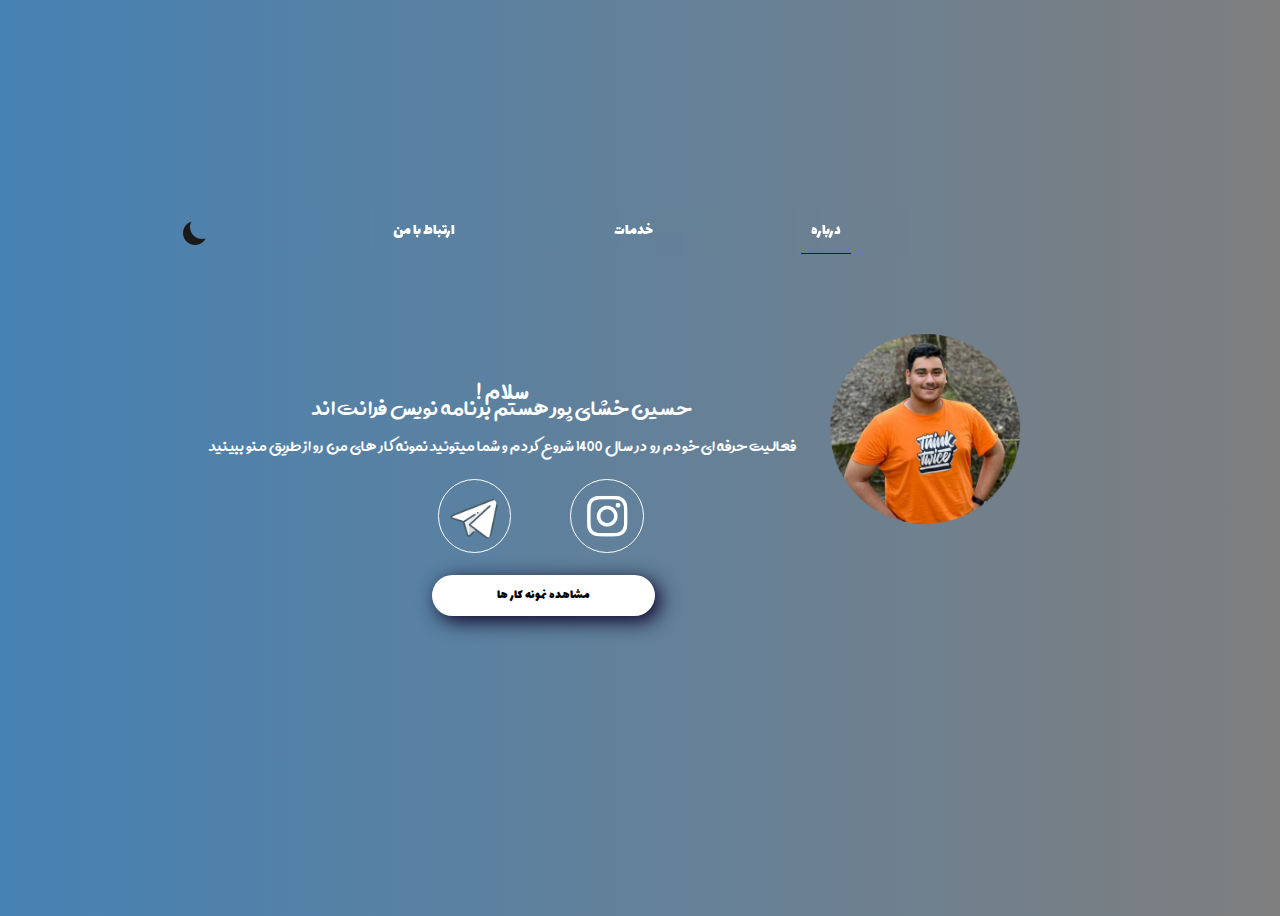
<file: index.html>
<!DOCTYPE html>
<html lang="en">

<head>
    <meta charset="UTF-8">
    <link rel="shortcut icon" href="hhh.png" type="image/x-icon">
    <link rel="stylesheet" href="style.css">
    <meta name="viewport" content="width=device-width, initial-scale=1.0">
    <!-- <meta http-equiv="X-UA-Compatible" content="IE=7"> -->
    <title>HosseinKhashaypour</title>
</head>

<body class="dark-theme">
    <div id="error">
        <p>اینترنت شما قطع شده است اتصال خود را چک کنید</p>
    </div>
    <div id="flase-error">
        <p>اتصال شما با موفقیت برقرار شد</p>
    </div>
    <header>
        <section id="top">
            <div id="myNav" class="overlay">
                <a href="javascript:void(0)" class="closebtn" onclick="closeNav()">&times;</a>
                <div class="overlay-content">
                    <a href="index.html">درباره</a>
                    <a href="services.html">خدمات</a>
                    <a href="#">ارتباط با من</a>
                    <!-- <a href="#">Contact</a> -->
                </div>
            </div>
            <span style="font-size:30px;cursor:pointer" onclick="openNav()">&#9776</span>
            <div id="theme">
                <img src="light-mode.png" alt="light-mode" class="light-icon">
            </div>
            <div id="menu-res">
                <nav>
                    <ul>
                        <li><a href="index.html" class="about">درباره</a></li>
                        <li><a href="services.html">خدمات</a></li>
                        <li><a href="contact.html
                            ">ارتباط با من</a></li>
                        <!-- <li><a href="#"></a></li> -->
                    </ul>
                </nav>
            </div>
        </section>

        <section id="bottom">
            <div id="MySelf">
                <img src="hkh.png" alt="hkh" class="hkh" title="حسین خشای پور">
            </div>
        </section>
        <main>
            <div id="content-container">
                <div class="content">
                    <p>! سلام </p>
                    <p1>حسین خشای پور هستم برنامه نویس فرانت اند</p1>
                    <p2> فعالیت حرفه ای خودم رو در سال 1400 شروع کردم و شما میتونید نمونه کار های من رو از طریق منو
                        ببینید</p2>
                </div>
            </div>
            <br>
            <div id="socials">
                <div class="socials">
                    <a href="https://t.me/rockyballlboa"><img src="telegram.png" alt="telegram"></a>
                    <a href="https://instagram.com/kh.hossein__">
                        <img src="ig.png" alt="ig" class="ig">
                    </a>
                </div>
            </div>
            <br>
            <div id="resume" >
                <button class="resume" style="text-align: center;">مشاهده نمونه کار ها</button>
            </div>
        </main>
    </header>
    <script src="script.js"></script>
</body>
</html>
</file>
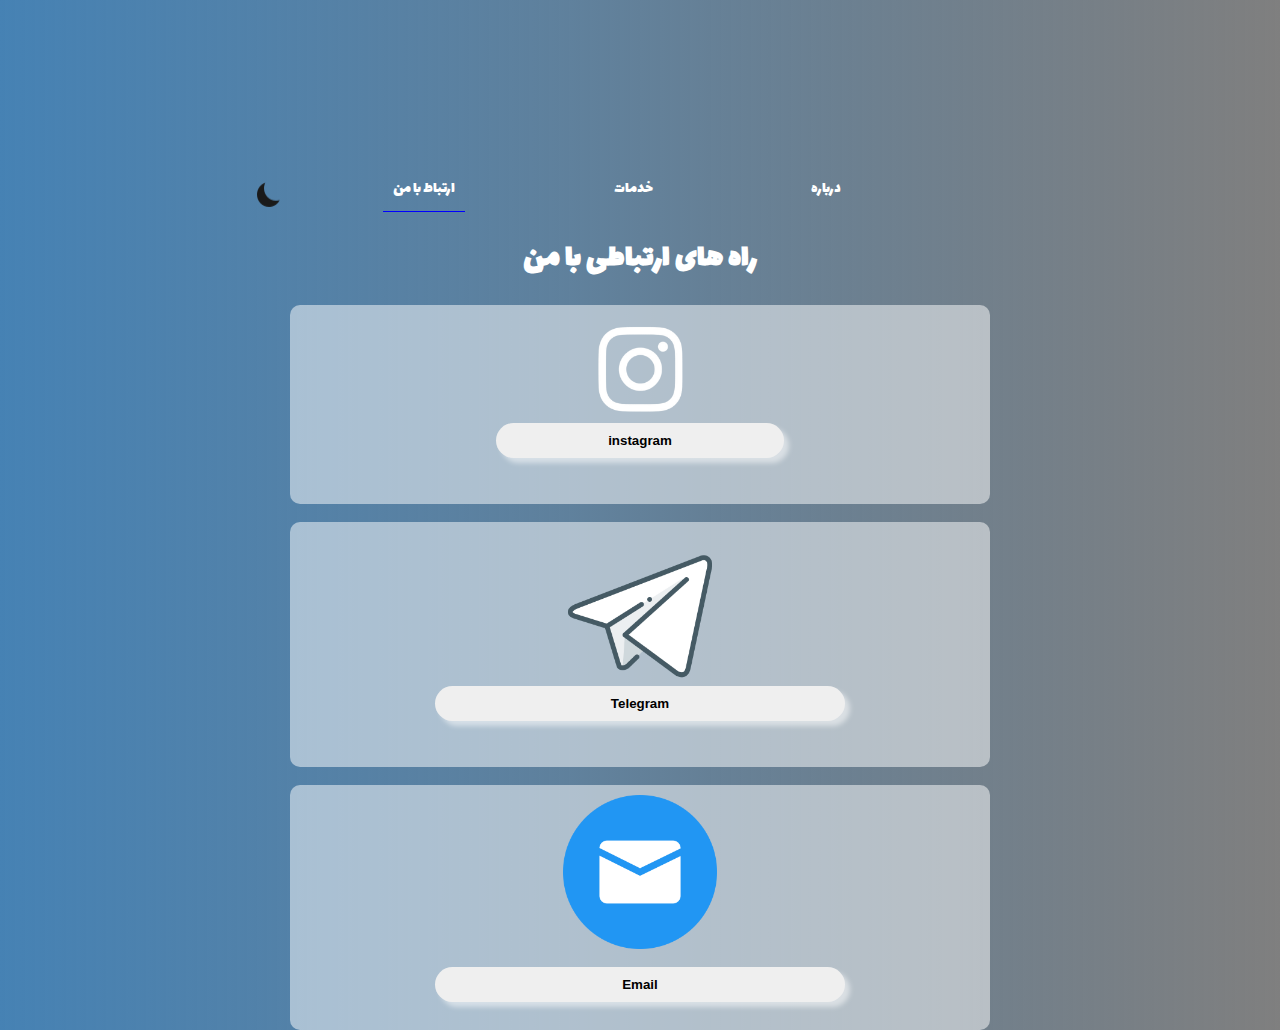
<file: contact.html>
<!DOCTYPE html>
<html lang="en">
<head>
    <meta charset="UTF-8">
    <link rel="shortcut icon" href="hhh.png" type="image/x-icon">

    <link rel="stylesheet" href="contact.css">
    <meta name="viewport" content="width=device-width, initial-scale=1.0">
    <title>HosseinKhashaypour</title>
</head>
<body class="dark-theme">
    <div id="error">
        <p>اینترنت شما قطع شده است اتصال خود را چک کنید</p>
    </div>
    <div id="flase-error">
        <p>اتصال شما با موفقیت برقرار شد</p>
    </div>
    <header>
        <section id="top">
            <div id="myNav" class="overlay">
                <a href="javascript:void(0)" class="closebtn" onclick="closeNav()">&times;</a>
                <div class="overlay-content">
                    <a href="index.html">درباره</a>
                    <a href="services.html">خدمات</a>
                    <a href="contact.html" class="border-bottom">ارتباط با من</a>
                    <!-- <a href="#">Contact</a> -->
                </div>
            </div>
            <span style="font-size:30px;cursor:pointer" onclick="openNav()">&#9776</span>
            <div id="menu-res">
                <nav>
                    <ul>
                        <li><a href="index.html">درباره</a></li>
                        <li><a href="services.html" class="services">خدمات</a></li>
                        <li><a href="contact.html" class="border-bottom">ارتباط با من</a></li>
                        <!-- <li><a href="#"></a></li> -->
                    </ul>
                </nav>
            </div>
            <div id="theme">
                <img src="light-mode.png" alt="light-mode" class="light-icon">
            </div>
            <div id="content-container">
                <!-- <h1>طراحی سایت های تخصصی</h1> -->
                <!-- <h1>خدماتی که من میتونم به شما بدم</h1> -->
                <h1>راه های ارتباطی با من</h1>
            </div>
        </section>
        <main>
            <div id="Con">
                <div class="con-container">
                    <a href="https://www.instagram.com/kh.hossein__" target="_blank">
                    <img src="ig.png" alt="ig" class="ig">
                    <button class="igLink">instagram</button>
                    <br>
                    </a>
                </div>
                <br>
        </main>
        <br>
<main>
    <div id="Con">
        <div class="con-container">
            <a href="https://t.me/rockyballlboa" target="_blank">
            <img src="telegram.png" alt="ig" class="ig">
            <button class="igLink">Telegram</button>
            <br>
            </a>
        </div>
<br>
</main>
<br>
<main>
    <div id="Con">
        <div class="con-container">
            <a href="" target="_blank">
            <img src="email.png" alt="ig" class="ig">
            <br>
            <button class="igLink">Email</button>
            <br>
            </a>
        </div>
</main>
    <script src="contact.js"></script>
</body>
</html>
</file>
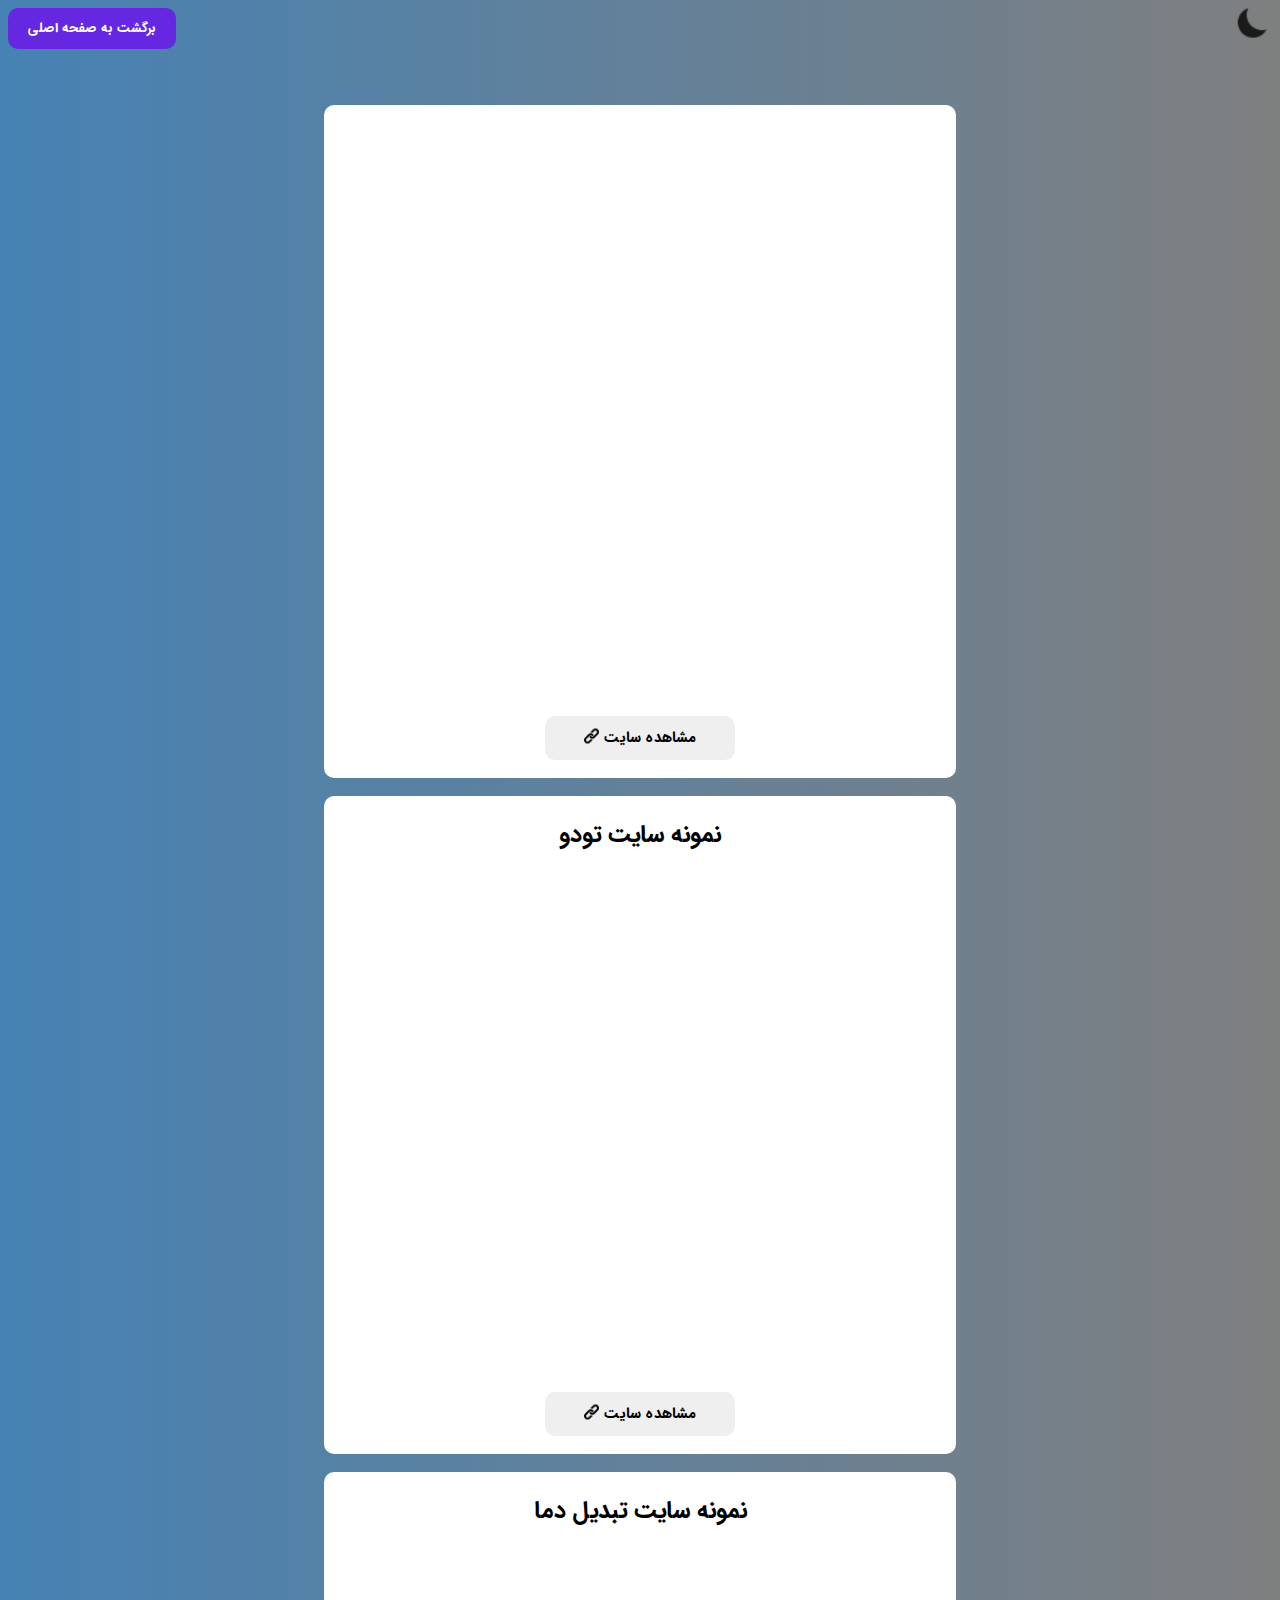
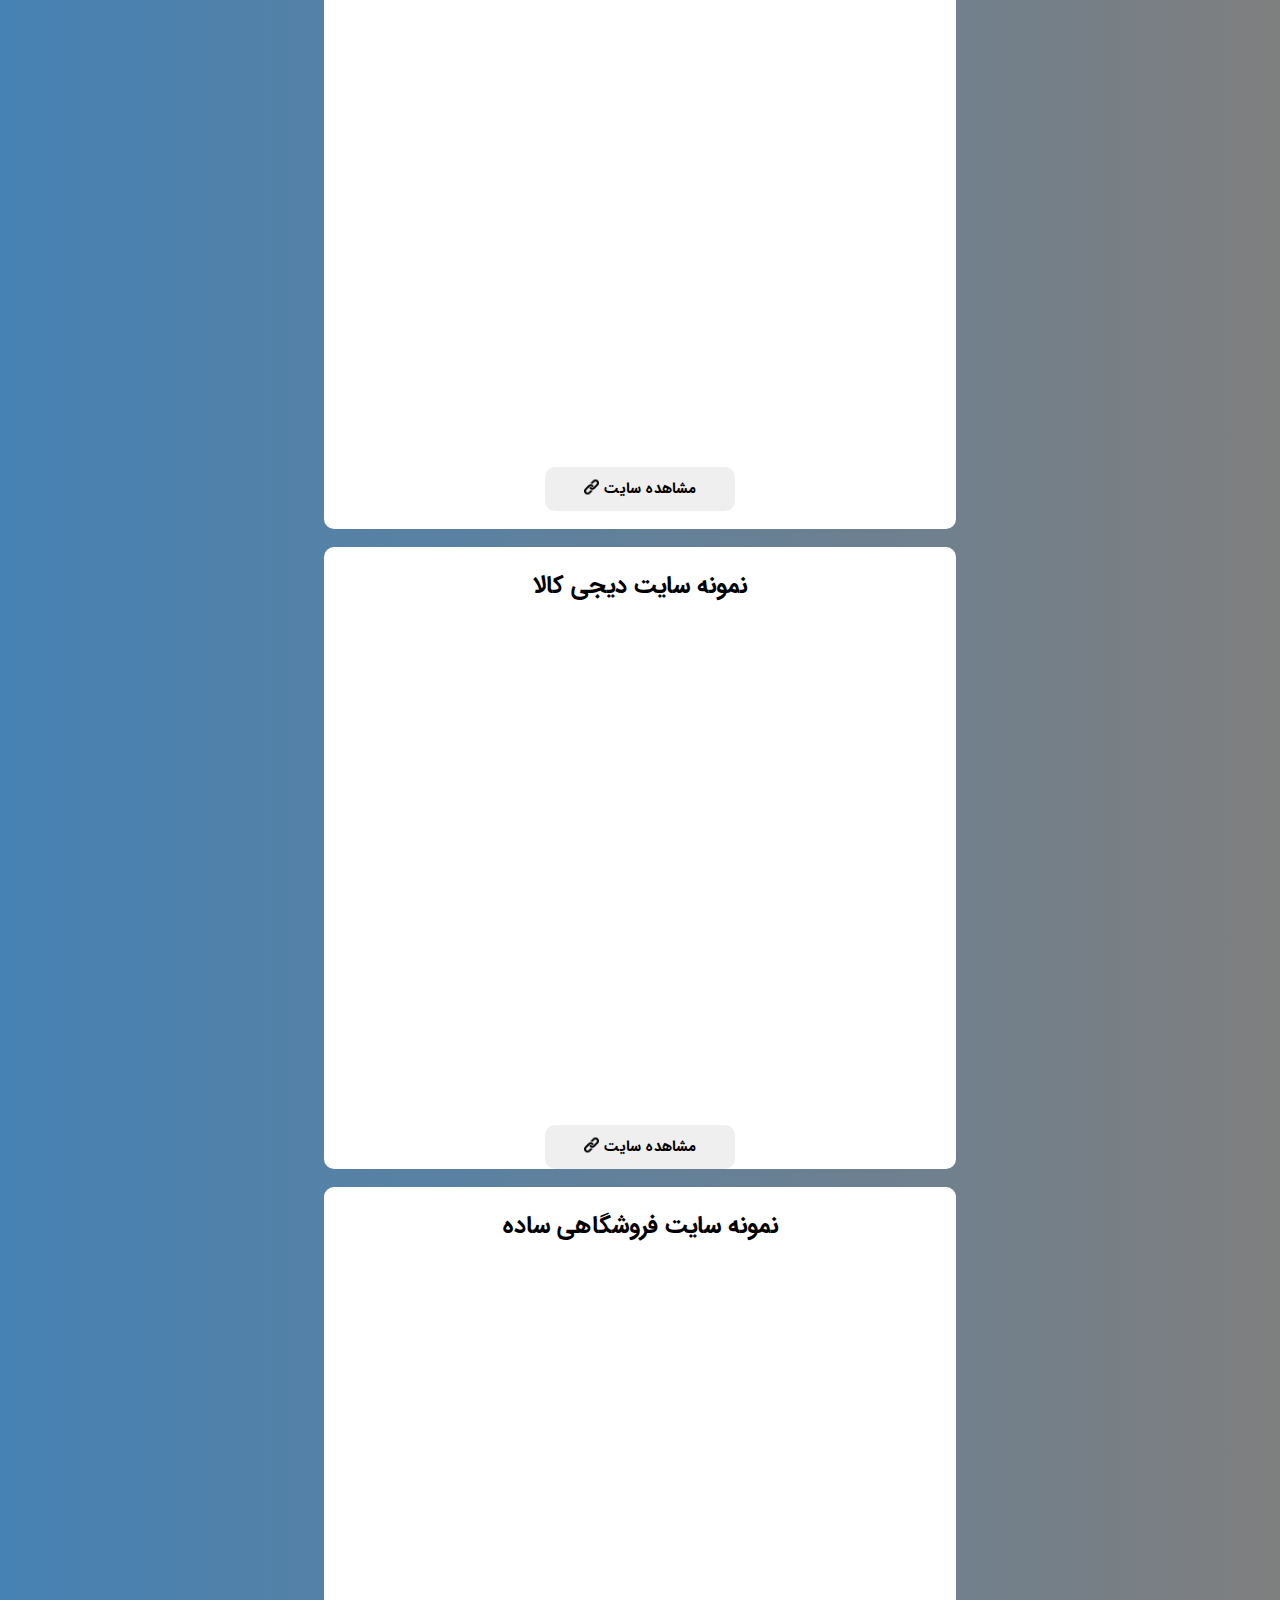
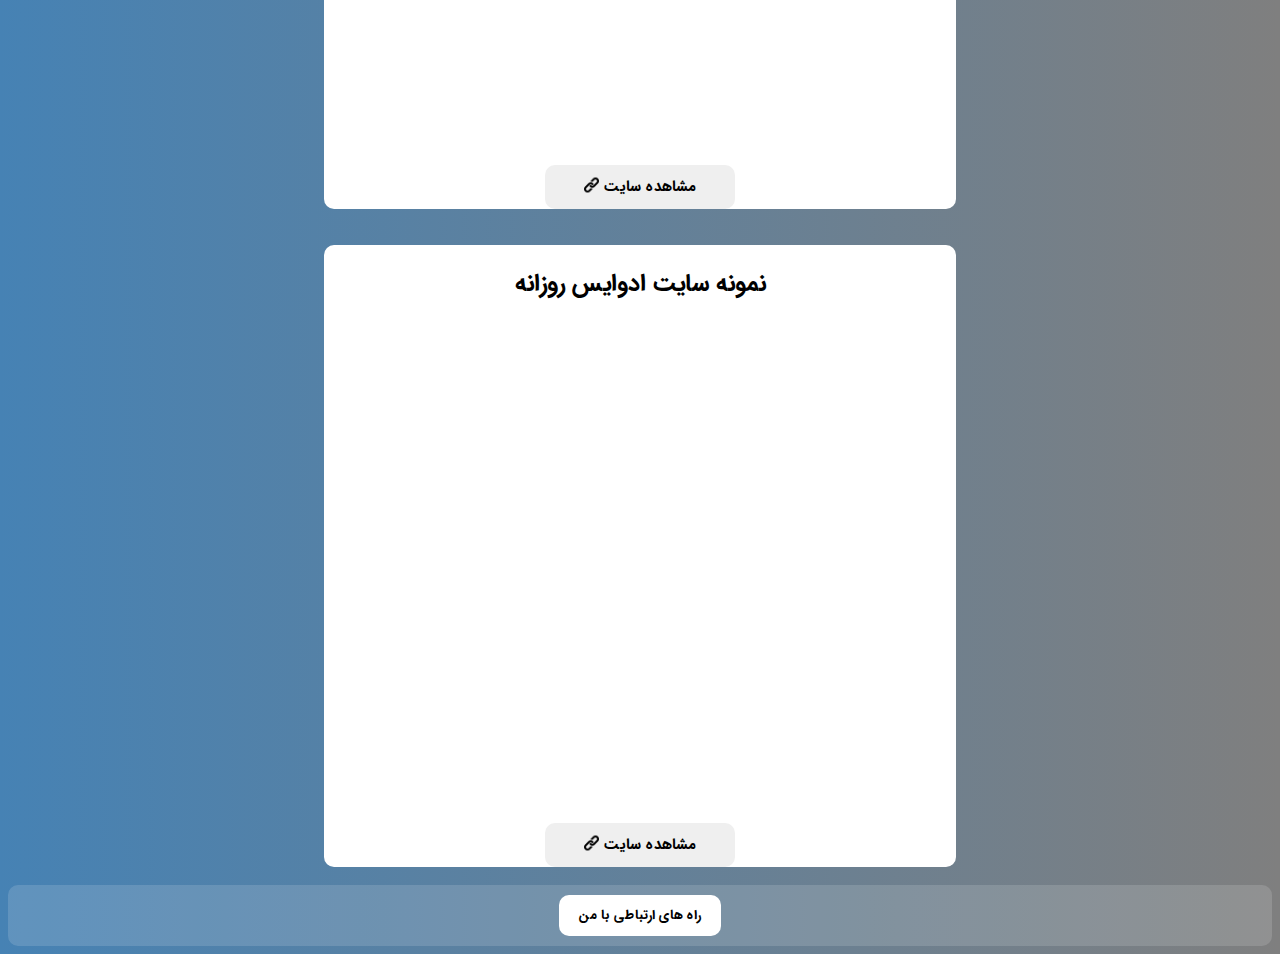
<file: profilto.html>
<!DOCTYPE html>
<html lang="en">
  <head>
    <meta charset="UTF-8" />
    <link rel="stylesheet" href="profilto.css" />
    <link rel="shortcut icon" href="hhh.png" type="image/x-icon">
    <meta name="viewport" content="width=device-width, initial-scale=1.0" />
    <title>نمونه کار ها</title>
  </head>
  <body class="dark-theme">
    <section id="top">
      <nav>
        <div id="backToindex">
          <button class="back">برگشت به صفحه اصلی</button>
        </div>
        <div id="theme">
          <img src="light-mode.png" alt="icon" class="light-icon" />
        </div>
      </nav>
    </section>
    <br />
    <section id="bottom">
      <div id="samples">
        <h1>نمونه سایت مشابه فیلیمو</h1>
        <iframe
          src="https://hosseinkhashaypour.github.io/serialino2/home.html"
          width="350"
          height="500"
          class="iframe"
        ></iframe>
        <br />
        <button class="samplebtn" id="serialino">
          <span class="link"
            ><img src="link.png" alt="link" class="link" />
          </span>
          <p1>مشاهده سایت</p1>
        </button>
        <br />
      </div>
      <br />
      <div id="samples">
        <h2>نمونه سایت تودو</h2>
        <iframe
          src="https://hosseinkhashaypour.github.io/ToDo/"
          frameborder="0"
          class="iframe"
        ></iframe>
        <br />
        <button class="samplebtn" id="todo">
          <span class="link"
            ><img src="link.png" alt="link" class="link" />
          </span>
          <p1>مشاهده سایت</p1>
        </button>

        <br />
      </div>
      <br />
      <div id="samples">
        <h2>نمونه سایت تبدیل دما</h2>
        <iframe
          src="https://hosseinkhashaypour.github.io/temp/"
          frameborder="0"
          class="iframe"
        ></iframe>
        <br />
        <button class="samplebtn" id="temp">
          <span class="link"
            ><img src="link.png" alt="link" class="link" />
          </span>
          <p1>مشاهده سایت</p1>
        </button>
        <br />
      </div>
      <br />
      <div id="samples">
        <h2>نمونه سایت دیجی کالا</h2>
        <iframe
          src="https://hosseinkhashaypour.github.io/newkala/"
          frameborder="0"
          class="iframe"
        ></iframe>
        <button class="samplebtn" id="digikala">
          <span class="link"
            ><img src="link.png" alt="link" class="link" />
          </span>
          <p1>مشاهده سایت</p1>
      </div>
      <br>
      <div id="samples">
        <h2>نمونه سایت فروشگاهی ساده </h2>
        <iframe
          src="https://hosseinkhashaypour.github.io/frontendmentor3/"
          frameborder="0"
          class="iframe"
        ></iframe>
        <button class="samplebtn" id="simpleShop">
          <span class="link"
            ><img src="link.png" alt="link" class="link" />
          </span>
          <p1>مشاهده سایت</p1>
          <br>
      </div>
      <br>
        <br>
        <div id="samples">
          <h2>نمونه سایت ادوایس روزانه  </h2>
          <iframe
            src="https://hosseinkhashaypour.github.io/advice/"
            frameborder="0"
            class="iframe"
          ></iframe>
          <button class="samplebtn" id="advice">
            <span class="link"
              ><img src="link.png" alt="link" class="link" />
            </span>
            <p1>مشاهده سایت</p1>
      </div>
    </section>
    <footer>
      <br />
      <div id="contact">
        <button id="contact">راه های ارتباطی با من</button>
      </div>
    </footer>
    <script src="profilto.js"></script>
  </body>
</html>
</file>
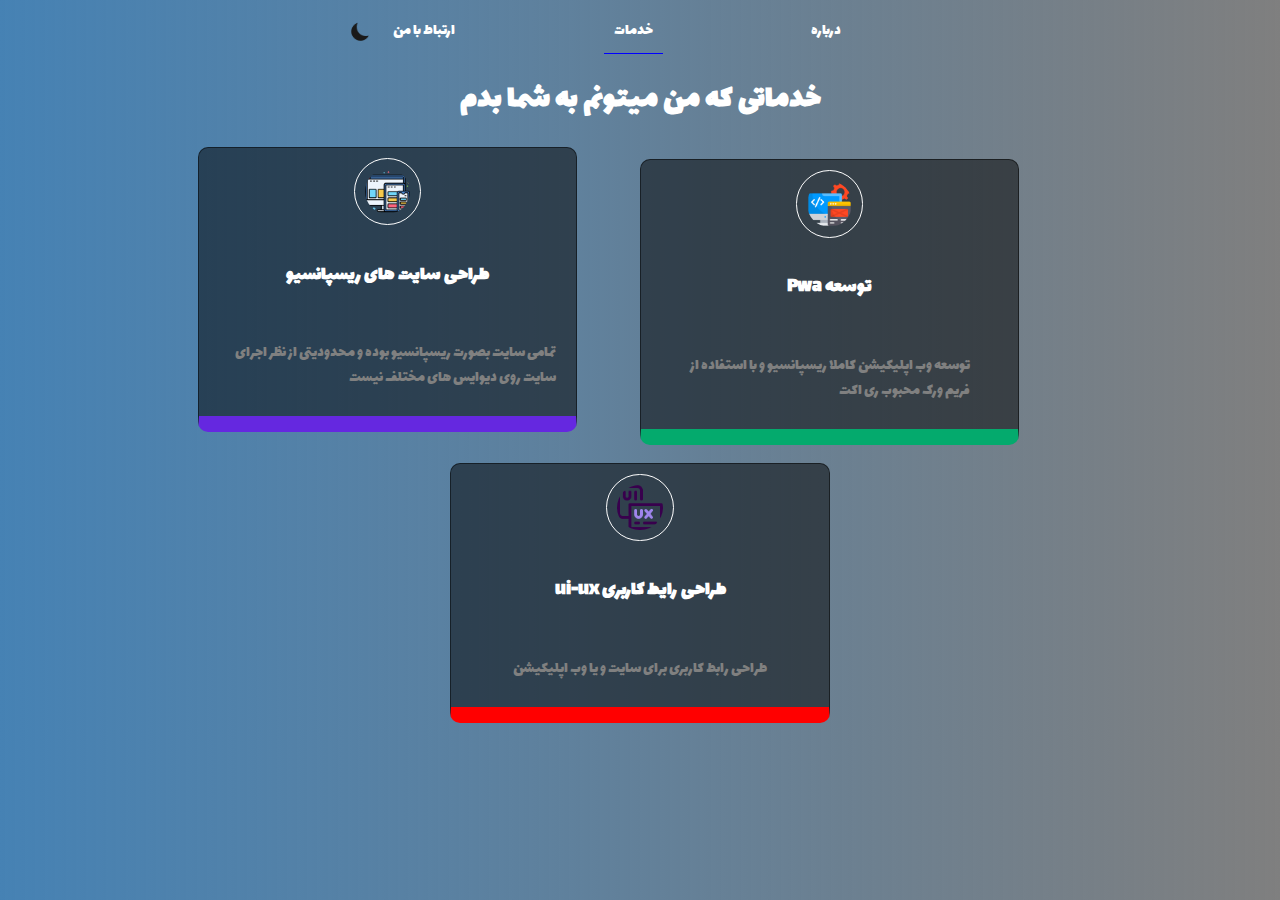
<file: services.html>
<!DOCTYPE html>
<html lang="en">

<head>
    <meta charset="UTF-8">
    <!-- <link rel="stylesheet" href="services.css"> -->
    <link rel="stylesheet" href="services.css">
    <!-- <link href="https://cdn.jsdelivr.net/npm/bootstrap@5.3.3/dist/css/bootstrap.min.css" rel="stylesheet"
        integrity="sha384-QWTKZyjpPEjISv5WaRU9OFeRpok6YctnYmDr5pNlyT2bRjXh0JMhjY6hW+ALEwIH" crossorigin="anonymous">
    <script src="https://cdn.jsdelivr.net/npm/bootstrap@5.3.3/dist/js/bootstrap.bundle.min.js"
        integrity="sha384-YvpcrYf0tY3lHB60NNkmXc5s9fDVZLESaAA55NDzOxhy9GkcIdslK1eN7N6jIeHz"
        crossorigin="anonymous"></script> -->
    <meta name="viewport" content="width=device-width, initial-scale=1.0">
    <title>HosseinKhashaypour</title>
</head>

<body class="dark-theme">
    <div id="error">
        <p>اینترنت شما قطع شده است اتصال خود را چک کنید</p>
    </div>
    <div id="flase-error">
        <p>اتصال شما با موفقیت برقرار شد</p>
    </div>
    <header>
        <section id="top">
            <div id="myNav" class="overlay">
                <a href="javascript:void(0)" class="closebtn" onclick="closeNav()">&times;</a>
                <div class="overlay-content">
                    <a href="index.html">درباره</a>
                    <a href="services.html">خدمات</a>
                    <a href="contact.html">ارتباط با من</a>
                    <!-- <a href="#">Contact</a> -->
                </div>
            </div>
            <span style="font-size:30px;cursor:pointer" onclick="openNav()">&#9776</span>
            <div id="menu-res">
                <nav>
                    <ul>
                        <li><a href="index.html">درباره</a></li>
                        <li><a href="services.html" class="services">خدمات</a></li>
                        <li><a href="contact.html">ارتباط با من</a></li>
                        <!-- <li><a href="#"></a></li> -->
                    </ul>
                </nav>
            </div>
            <div id="theme">
                <img src="light-mode.png" alt="light-mode" class="light-icon">
            </div>
            <div id="content-container">
                <!-- <h1>طراحی سایت های تخصصی</h1> -->
                <h1>خدماتی که من میتونم به شما بدم</h1>
            </div>
        </section>
    </header>
    <main>
        <div id="develope">
            <img src="responsive.png" alt="responsive" class="responsive">
            <h1>طراحی سایت های ریسپانسیو</h1>
            <p>تمامی سایت بصورت ریسپانسیو بوده و محدودیتی از نظر اجرای سایت روی دیوایس های مختلف نیست</p>
            <!-- <div class="bottom"></div> -->
        </div>
        <br>
        <div id="develope" style="border-bottom: 1px solid #04aa6d;border-bottom-width: 1rem;">
            <img src="develope.png" alt="develope" class="develope">
            <h1>Pwa توسعه</h1>
            <p>توسعه وب اپلیکیشن کاملا ریسپانسیو و با استفاده از<br>فریم ورک محبوب ری اکت</p>
        </div>
        <br>
        <div id="develope" style="border-bottom: 1px solid red;border-bottom-width: 1rem;">
            <img src="ui-ux.png" alt="ui-ux" class="ui-ux">
            <h1>ui-ux طراحی رایط کاربری</h1>
            <p>طراحی رابط کاربری برای سایت و یا وب اپلیکیشن</p>
        </div>
    </main>
    <script src="services.js"></script>
</body>
</html>
</file>
<file: style.css>
:root {
  --fontirs: irs;
  --fontbahman: bahman;
  --fontlale: lale;
  --fontaviny: aviny;
  --color1: #04aa6d;
  --color2: #6528e0;
  --color3: rgb(7 112 112);
  --color4: rgb(23, 240, 23);
  --color5: #0c0025;
  --color6: rgb(1, 1, 54);
  --color7: #171615;
  --color8: #1d1615;
  --color9: #20211a;
  --color10: #141514;
  --color11: #0f0616;
  --color12: #292827;
  --bg-light: #eee;
  --bg-dark: #444;
  --bg-dark-2: #151515;
}

* {
  box-sizing: border-box;
}
@font-face {
  font-family: irs;
  src: url(IRANSansWeb_Bold.ttf);
}

@font-face {
  font-family: lale;
  src: url(Lalezar-Regular.ttf);
}

@font-face {
  font-family: bahman;
  src: url(Bahman\ 1.ttf);
}

@font-face {
  font-family: aviny;
  src: url(aviny.ttf);
}
* {
  box-sizing: border-box;
}
body {
  overflow-x: hidden;
  /* transition: background-color 1s; */
}
.dark-theme {
  background: linear-gradient(to right, #917173, #2a3b36, #432c52) !important;
  transition: 1s ease;
  /* background-color: orangered; */
}
.light-theme {
  background: linear-gradient(to right, #4682b4, rgba(0, 0, 0, 0.5));
  transition: 1s ease;
}

@keyframes anim {
  0%,
  100% {
    transform: translateY(5px);
  }
  50% {
    transform: translateY(-65px);
  }
}

@keyframes anim2 {
  0%,
  100% {
    transform: rotate(-10deg);
  }
  50% {
    transform: rotate(10deg);
  }
}

@media (min-width: 300px) {
  #error {
    display: none;
    /* margin-top: -100%; */
    background-color: red;
    color: white;
    padding: 10px 20px;
    border-radius: 10px;
    font-family: var(--fontlale);
    transition: 1s;
    text-align: center;
  }
  #flase-error {
    display: none;
    /* margin-top: -100%; */
    background-color: var(--color1);
    color: white;
    padding: 10px 20px;
    border-radius: 10px;
    font-family: var(--fontlale);
    transition: 1s;
    text-align: center;
  }
  .overlay {
    height: 100%;
    width: 0;
    position: fixed;
    z-index: 1;
    top: 0;
    left: 0;
    background-color: white;
    background-color: white;
    overflow-x: hidden;
    transition: 0.5s;
    opacity: 1;
    font-family: var(--fontlale);
  }

  .overlay-content {
    position: relative;
    top: 25%;
    width: 100%;
    text-align: center;
    margin-top: 30px;
  }

  .overlay a {
    padding: 8px;
    text-decoration: none;
    font-size: 30px;
    /* font-size: 10px; */
    color: #818181;
    display: block;
    transition: 0.3s;
    /* margin-top: -10%; */
  }

  .overlay a:hover,
  .overlay a:focus {
    color: #f1f1f1;
  }

  .overlay .closebtn {
    position: absolute;
    top: 20px;
    right: 45px;
    font-size: 60px;
  }

  @media screen and (max-height: 450px) {
    .overlay a {
      font-size: 20px;
    }
    .overlay .closebtn {
      font-size: 40px;
      top: 15px;
      right: 35px;
    }
  }
  span {
    display: flex;
    justify-content: flex-start;
    align-items: flex-start;
    color: white;
    margin: 2%;
  }
  #theme {
    display: flex;
    justify-content: flex-end;
    align-items: flex-start;
  }
  #theme img {
    width: 11%;
    margin-top: -12%;
    margin-right: 2%;
  }
  #MySelf {
    display: flex;
    justify-content: center;
    align-items: center;
  }
  .hkh {
    width: 350px;
    border-radius: 50%;
    margin-top: -5%;
    /* outline: 1px solid white; */
    /* outline-width: fit-content; */
  }
  #content-container {
    display: flex;
    justify-content: center;
    align-items: center;
    flex-direction: column;
    margin-top: -30%;
  }
  .content {
    display: flex;
    justify-content: center;
    align-items: center;
    flex-direction: column;
    color: white;
    font-family: var(--fontaviny);
    font-size: 30px;
  }
  .content > p1 {
    text-align: center;
    font-size: 28px;
    margin-top: -10%;
    /* margin: 5%; */
  }
  .content > p2 {
    text-align: center;
    font-size: 20px;
    font-family: var(--fontaviny);
    color: white;
  }
  #resume {
    display: flex;
    justify-content: center;
    align-items: center;
  }
  .resume {
    border: none;
    outline: none;
    width: 50%;
    padding: 10px 20px;
    border-radius: 295px;
    font-family: var(--fontlale);
    background-color: var(--color5);
    color: white;
    box-shadow: 5px 5px 20px #0c0025;
    transition: background-color 1s;
  }
  .resume:active {
    opacity: 0.5;
  }
  #socials {
    display: flex;
    justify-content: center;
    align-items: center;
    flex-direction: row;
    margin: 0 30%;
    /* border: 2px solid white; */
    /* border-radius: 50%; */
    /* width: 50%; */
  }
  /* #socials a{
    margin : 0 50px;
  } */
  #socials a > img {
    border: 1px solid white;
    border-radius: 50%;
    padding: 10px;
    width: 30%;
    text-align: center;
    /* margin : 0 1px; */
    /* margin-left: 23%; */
    margin: 0 10px;
  }
  #socials a > img:active {
    background-color: white;
  }
  #menu-res {
    display: none;
  }
}

@media (min-width: 401px) {
  span {
    display: none;
  }
  body {
    display: flex;
    justify-content: center;
    align-items: center;
    height: 100vh;
  }
  #theme {
    width: 30%;
  }
  #content-container{
    display: flex;
    justify-content: center;
    align-items: center;
  }
  #content-container > .content {
    display: flex;
    justify-content: center;
    align-items: center;
    margin-top: 1%;
    margin-right: 30%;
  }
  #resume {
    display: flex;
    justify-content: center;
    align-items: center;
    margin-left: -1%;
    margin-right: 20%;
  }
  #resume > button:hover {
    opacity: 0.5;
  }
  #resume > button:active {
    transform: scale(1.1);
  }
  #resume > button {
    width: 30%;
    cursor: pointer;
    /* margin-top: 15%; */
  }
  #socials {
    display: flex;
    justify-content: center;
    align-items: center;
    flex-direction: row;
    margin: 0 30%;
    margin-top: -20%;
  }
  #socials a > img {
    width: 20%;
    margin-top: 50%;
    margin-left: -5%;
    margin-right: 20%;

  }
  #socials a > img:hover {
    background-color: gray;
  }
  #theme {
    display: flex;
    justify-content: flex-start;
    align-items: flex-start;
    /* margin-top: ; */
    margin-right: 10%;
  }
  #theme>img{
    margin-top: -30%;
  }
  #theme>img:hover{
    background-color: gray;
    border-radius: 50%;
  }
  /* #theme > img{
    margin-top: 2%;
  } */
  /* #theme img {
    width: 11%;
    margin-top: -12%;
    margin-left: 50% !important;
  } */
  #menu-res {
    display: flex;
    justify-content: center;
    margin-top: -10%;
    align-items: baseline;
  }

  ul {
    list-style-type: none;
    margin: 0;
    /* padding: 16px; */
    overflow: hidden;
    background-color: linear-gradient(to right, #917173, #2a3b36, #432c52);
    /* background: rgba(255, 255, 255, 0.3); */
    backdrop-filter: blur(10px);
    /* font-family: Verdana, Geneva, Tahoma, sans-serif; */
    font-family: var(--fontlale);
    border-radius: 10px;
    /* letter-spacing: 5px; */
    width: 700px;
  }

  li {
    margin-right: 21%;
    inset: 0;
    float: right;
    text-align: center;
  }

  li a {
    display: block;
    color: white;
    text-align: center;
    padding: 10px;
    text-decoration: none;
    transition: transform 1s;
  }

  li a:hover {
    background-color: gray;
    opacity: 0.7;
    /* width: 140%; */
    border-radius: 10px;
    transform: scale(1.1);
  }
  #MySelf {
    display: flex;
    justify-content: flex-end;
    align-items: flex-end;
    transition: transform 1s;
  }
  #MySelf>img{
    transition: transform 1s;
  }
  #MySelf >img:hover {
    transform: scale(1.1);
  }
  .about{
    border-bottom: 1px solid blue;
  }
}
</file>
<file: contact.css>
:root {
  --fontirs: irs;
  --fontbahman: bahman;
  --fontlale: lale;
  --fontaviny: aviny;
  --color1: #04aa6d;
  --color2: #6528e0;
  --color3: rgb(7 112 112);
  --color4: rgb(23, 240, 23);
  --color5: #0c0025;
  --color6: rgb(1, 1, 54);
  --color7: #171615;
  --color8: #1d1615;
  --color9: #20211a;
  --color10: #141514;
  --color11: #0f0616;
  --color12: #292827;
  --glasswhite: rgba(255, 255, 255, 0.5);
  --bg-light: #eee;
  --bg-dark: #444;
  --bg-dark-2: #151515;
}

* {
  box-sizing: border-box;
  text-decoration: none;
  border: none;
  outline: none;
}
@font-face {
  font-family: irs;
  src: url(IRANSansWeb_Bold.ttf);
}

@font-face {
  font-family: lale;
  src: url(Lalezar-Regular.ttf);
}

@font-face {
  font-family: bahman;
  src: url(Bahman\ 1.ttf);
}

@font-face {
  font-family: aviny;
  src: url(aviny.ttf);
}
body {
  overflow-x: hidden;
  /* transition: background-color 1s; */
}
.dark-theme {
  background: linear-gradient(to right, #917173, #2a3b36, #432c52) !important;
  transition: 1s ease;
  /* background-color: orangered; */
}
.light-theme {
  background: linear-gradient(to right, #4682b4, rgba(0, 0, 0, 0.5));
  transition: 1s ease;
}

@keyframes anim {
  0%,
  100% {
    transform: translateY(5px);
  }
  50% {
    transform: translateY(-65px);
  }
}

@keyframes anim2 {
  0%,
  100% {
    transform: rotate(-10deg);
  }
  50% {
    transform: rotate(10deg);
  }
}

@media (min-width: 300px) {
  #error {
    display: none;
    /* margin-top: -100%; */
    background-color: red;
    color: white;
    padding: 10px 20px;
    border-radius: 10px;
    font-family: var(--fontlale);
    transition: 1s;
    text-align: center;
  }
  #flase-error {
    display: none;
    /* margin-top: -100%; */
    background-color: var(--color1);
    color: white;
    padding: 10px 20px;
    border-radius: 10px;
    font-family: var(--fontlale);
    transition: 1s;
    text-align: center;
  }
  .overlay {
    height: 100%;
    width: 0;
    position: fixed;
    z-index: 1;
    top: 0;
    left: 0;
    background-color: white;
    background-color: white;
    overflow-x: hidden;
    transition: 0.5s;
    opacity: 1;
    font-family: var(--fontlale);
  }

  .overlay-content {
    position: relative;
    top: 25%;
    width: 100%;
    text-align: center;
    margin-top: 30px;
  }

  .overlay a {
    padding: 8px;
    text-decoration: none;
    font-size: 30px;
    /* font-size: 10px; */
    color: #818181;
    display: block;
    transition: 0.3s;
    /* margin-top: -10%; */
  }

  .overlay a:hover,
  .overlay a:focus {
    color: #f1f1f1;
  }

  .overlay .closebtn {
    position: absolute;
    top: 20px;
    right: 45px;
    font-size: 60px;
  }

  @media screen and (max-height: 450px) {
    .overlay a {
      font-size: 20px;
    }
    .overlay .closebtn {
      font-size: 40px;
      top: 15px;
      right: 35px;
    }
  }
  span {
    display: flex;
    justify-content: flex-start;
    align-items: flex-start;
    color: white;
    margin: 2%;
  }
  #theme {
    display: flex;
    justify-content: flex-end;
    align-items: flex-start;
  }
  #theme img {
    width: 11%;
    margin-top: -12%;
    margin-right: 2%;
  }
  #menu-res {
    display: none;
  }
  #content-container {
    display: flex;
    justify-content: center;
    align-items: center;
  }
  #content-container > h1 {
    color: white;
    font-family: var(--fontlale);
  }
  #socials {
    display: flex;
    justify-content: center;
    align-items: center;
    flex-direction: row;
    margin: 0 10px;
    gap: 10px;
    /* border: 2px solid white; */
    /* border-radius: 50%; */
    /* width: 50%; */
  }
  /* #socials a{
    margin : 0 50px;
  } */
  #Con{
    display: flex;
    justify-content: center;
    align-items: center;
    flex-direction: column;
    /* width: 25%; */
    background-color: var(--glasswhite);
    border-radius: 10px;
    padding: 10px 20px;
  }
  .ig{
    width: 30%;
  }
  .con-container > a {
    display: flex;
    justify-content: center;
    align-items: center;
    flex-direction: column;
  }
  .igLink{
    padding: 10px 10px;
    width: 80%;
    font-weight: bold;
    border-radius: 296px;
    box-shadow: 5px 5px 5px var(--glasswhite);
  }
  .con-container > a > img{
    width: 30%;
  }
  .border-bottom{
    border-bottom: 1px solid blue;
  }
}

/* responsive */
@media (min-width: 701px) {
  span {
    display: none;
  }
  body {
    display: flex;
    justify-content: center;
    align-items: center;
    height: 100vh;
  }
  #theme {
    width: 40%;
    margin-left: -40%;
  }
  #theme > img:hover {
    background-color: gray;
    border-radius: 50%;
    opacity: 0.5;
    cursor: pointer;
  }
  #menu-res {
    display: flex;
    justify-content: center;
    margin-top: 40%;
    align-items: baseline;
  }

  ul {
    list-style-type: none;
    margin: 0;
    /* padding: 16px; */
    overflow: hidden;
    background-color: linear-gradient(to right, #917173, #2a3b36, #432c52);
    /* background: rgba(255, 255, 255, 0.3); */
    /* backdrop-filter: blur(10px); */
    /* font-family: Verdana, Geneva, Tahoma, sans-serif; */
    font-family: var(--fontlale);
    border-radius: 10px;
    /* letter-spacing: 5px; */
    width: 700px;
  }

  li {
    margin-right: 21%;
    inset: 0;
    float: right;
    text-align: center;
  }

  li a {
    display: block;
    color: white;
    text-align: center;
    padding: 10px;
    text-decoration: none;
    transition: transform 1s;
  }

  li a:hover {
    background-color: gray;
    opacity: 0.7;
    /* width: 140%; */
    border-radius: 10px;
    transform: scale(1.1);
  }
  #Con{
    display: flex;
    justify-content: center;
    align-items: center;
    width: 100%;
  }
  #Con:hover {
    animation: ColorHover infinite 10s linear;
}
  .con-container{
    display: flex;
    justify-content: flex-start;
    align-items: flex-start;
  }
  .con-container > a > img{
    width: 30%;
  }
  .igLink{
    transition: transform 1s;
  }
  .igLink:hover{
    opacity: .5;
    cursor: pointer;
    transform: scale(1.1);
  }
  .border-bottom{
    border-bottom: 1px solid blue;
  }
}

@keyframes ColorHover {
  from {
      background: var(--glasswhite);
  }
  to {
      background: linear-gradient(90deg, rgba(227, 227, 227, 1) 0%, rgba(0, 166, 191, 1) 73%);
  }
}
</file>
<file: profilto.css>
:root {
  --fontirs: irs;
  --fontbahman: bahman;
  --fontlale: lale;
  --fontaviny: aviny;
  --color1: #04aa6d;
  --color2: #6528e0;
  --color3: rgb(7 112 112);
  --color4: rgb(23, 240, 23);
  --color5: #0c0025;
  --color6: rgb(1, 1, 54);
  --color7: #171615;
  --color8: #1d1615;
  --color9: #20211a;
  --color10: #141514;
  --color11: #0f0616;
  --color12: #292827;
  --glasswhite: rgba(255, 255, 255, 0.5);
  --bg-light: #eee;
  --bg-dark: #444;
  --bg-dark-2: #151515;
}

* {
  box-sizing: border-box;
  text-decoration: none;
  border: none;
  outline: none;
}
@font-face {
  font-family: irs;
  src: url(IRANSansWeb_Bold.ttf);
}

@font-face {
  font-family: lale;
  src: url(Lalezar-Regular.ttf);
}

@font-face {
  font-family: bahman;
  src: url(Bahman\ 1.ttf);
}

@font-face {
  font-family: aviny;
  src: url(aviny.ttf);
}
body {
  overflow-x: hidden;
  /* transition: background-color 1s; */
}
.dark-theme {
  background: linear-gradient(to right, #917173, #2a3b36, #432c52) !important;
  transition: 1s ease;
  /* background-color: orangered; */
}
.light-theme {
  background: linear-gradient(to right, #4682b4, rgba(0, 0, 0, 0.5)) !important;
  transition: 1s ease;
}

@media (min-width: 300px) {
  #backToindex {
    display: flex;
    justify-content: flex-start;
    align-items: center;
  }
  #backToindex > button {
    padding: 10px 20px;
    font-family: var(--fontirs);
    border-radius: 10px;
    background-color: var(--color2);
    color: white;
  }
  #backToindex > button:hover {
    opacity: 0.5;
    cursor: pointer;
  }
  #theme {
    display: flex;
    justify-content: flex-end;
    align-items: flex-end;
  }
  #theme > img {
    width: 10%;
    transform: translateY(-130%);
  }
  #samples {
    display: flex;
    justify-content: center;
    align-items: center;
    flex-direction: column;
    background-color: white;
    border-radius: 10px;
  }
  h1 {
    text-align: center;
    color: white;
    font-family: var(--fontirs);
  }
  .samplebtn {
    padding: 10px 20px;
    border-radius: 10px;
    width: 50%;
    font-family: var(--fontirs);
    font-size: 15px;
    text-align: center;
  }
  .samplebtn > span > p1 {
    font-family: var(--fontirs);
  }
  .link {
    width: 10%;
    transform: translateY(10%);
  }
  h2 {
    color: white;
    text-align: center;
    font-family: var(--fontirs);
  }
  .iframe {
    width: 350px;
    height: 500px;
    border-radius: 10px;
  }
  #contact {
    display: flex;
    justify-content: center;
    align-items: center;
    background-color: #ffffff24;
    padding: 10px 20px;
    border-radius: 10px;
  }
  #contact > button {
    background-color: white;
    font-family: var(--fontirs);
    opacity: 1;
    animation: contact 3s infinite linear;
  }
}

@keyframes contact {
  from {
    opacity: 1;
  }
  50% {
    opacity: 0.5;
  }
  100% {
    opacity: 1;
  }
}

/* res */

@media (min-width: 700px) {
  #theme {
    display: flex;
    justify-content: flex-end;
    align-items: flex-end;
  }
  #theme > img {
    width: 3%;
    transform: translateY(-120%);
  }
  #theme > img:hover {
    background-color: gray;
    opacity: 0.5;
    border-radius: 50%;
  }
  #samples {
    display: flex;
    justify-content: center;
    align-items: center;
    flex-direction: column;
    background-color: white;
    width: 50%;
    border-radius: 10px;
    margin: 0 auto;
  }
  h1 {
    text-align: center;
    color: white;
    font-family: var(--fontirs);
  }
  .samplebtn {
    padding: 10px 20px;
    border-radius: 10px;
    width: 30%;
    font-family: var(--fontirs);
    font-size: 15px;
    text-align: center;
  }
  .samplebtn > span > p1 {
    font-family: var(--fontirs);
  }
  .samplebtn:hover {
    opacity: 0.5;
    cursor: pointer;
  }
  .samplebtn:active {
    background-color: var(--color1);
    color: white;
  }
  .link {
    width: 10%;
  }
  h2 {
    color: black;
    text-align: center;
    font-family: var(--fontirs);
  }
  .iframe {
    display: flex;
    justify-content: center;
    align-items: center;
    width: 100%;
    height: 500px;
    border-radius: 10px;
    padding: 10px 20px;
    border-radius: 10px;
  }
}
</file>
<file: services.css>
:root {
  --fontirs: irs;
  --fontbahman: bahman;
  --fontlale: lale;
  --fontaviny: aviny;
  --color1: #04aa6d;
  --color2: #6528e0;
  --color3: rgb(7 112 112);
  --color4: rgb(23, 240, 23);
  --color5: #0c0025;
  --color6: rgb(1, 1, 54);
  --color7: #171615;
  --color8: #1d1615;
  --color9: #20211a;
  --color10: #141514;
  --color11: #0f0616;
  --color12: #292827;
  --bg-light: #eee;
  --bg-dark: #444;
  --bg-dark-2: #151515;
}

* {
  box-sizing: border-box;
  outline: none;
}
@font-face {
  font-family: irs;
  src: url(IRANSansWeb_Bold.ttf);
}

@font-face {
  font-family: lale;
  src: url(Lalezar-Regular.ttf);
}

@font-face {
  font-family: bahman;
  src: url(Bahman\ 1.ttf);
}

@font-face {
  font-family: aviny;
  src: url(aviny.ttf);
}
* {
  box-sizing: border-box;
}
body {
  overflow-x: hidden;
  transition: background-color 1s;
}

.dark-theme {
  background: linear-gradient(to right, #917173, #2a3b36, #432c52) !important;
  background-color: linear-gradient(to right, #917173, #2a3b36, #432c52) !important;
  transition: 1s ease;
}

@media (min-width : 301px){
  .light-theme {
    background: linear-gradient(to right, #4682b4, rgba(0, 0, 0, 0.5));
    transition: 1s ease;
  }
  
  @keyframes anim {
    0%,
    100% {
      transform: translateY(5px);
    }
    50% {
      transform: translateY(-65px);
    }
  }
  
  @keyframes anim2 {
    0%,
    100% {
      transform: rotate(-10deg);
    }
    50% {
      transform: rotate(10deg);
    }
  }
  
  @media (min-width: 300px) {
    #error {
      display: none;
      /* margin-top: -100%; */
      background-color: red;
      color: white;
      padding: 10px 20px;
      border-radius: 10px;
      font-family: var(--fontlale);
      transition: 1s;
      text-align: center;
    }
    #flase-error {
      display: none;
      /* margin-top: -100%; */
      background-color: var(--color1);
      color: white;
      padding: 10px 20px;
      border-radius: 10px;
      font-family: var(--fontlale);
      transition: 1s;
      text-align: center;
    }
    .overlay {
      height: 100%;
      width: 0;
      position: fixed;
      z-index: 1;
      top: 0;
      left: 0;
      background-color: white;
      background-color: white;
      overflow-x: hidden;
      transition: 0.5s;
      opacity: 1;
      font-family: var(--fontlale);
    }
  
    .overlay-content {
      position: relative;
      top: 25%;
      width: 100%;
      text-align: center;
      margin-top: 30px;
    }
  
    .overlay a {
      padding: 8px;
      text-decoration: none;
      font-size: 30px;
      /* font-size: 10px; */
      color: #818181;
      display: block;
      transition: 0.3s;
      /* margin-top: -10%; */
    }
  
    .overlay a:hover,
    .overlay a:focus {
      color: #f1f1f1;
    }
  
    .overlay .closebtn {
      position: absolute;
      top: 20px;
      right: 45px;
      font-size: 60px;
    }
  
    @media screen and (max-height: 450px) {
      .overlay a {
        font-size: 20px;
      }
      .overlay .closebtn {
        font-size: 40px;
        top: 15px;
        right: 35px;
      }
    }
  }
  span {
    display: flex;
    justify-content: flex-start;
    align-items: flex-start;
    color: white;
    margin: 2%;
  }
  #theme {
    display: flex;
    justify-content: flex-end;
    align-items: flex-start;
  }
  #theme img {
    width: 11%;
    margin-top: -12%;
    margin-right: 2%;
  }
  #content-container{
    display: flex;
    justify-content: center;
    align-items: center;
    flex-direction: column;
  }
  #content-container > h1{
    text-align: center;
    color: white;
    font-family: var(--fontlale);
  }
  #develope{
    display: flex;
    justify-content: center;
    align-items: center;
    flex-direction: column;
    border: 1px solid rgba(0, 0, 0, 0.5);
    background-color: rgba(0, 0, 0, 0.5);
    /* width: fit-content; */
    width: 100%;
    height: fit-content;
    color : white;
    padding: 10px 20px;
    border-radius: 10px;
    margin : 0 auto;
    border-bottom: 1px solid var(--color2);
    border-bottom-width: 1rem;
  }
  /* .bottom{
    border-bottom: 1px solid red;
  } */
  .responsive{
    border: 1px solid white;
    width: 20%;
    border-radius: 50%;
    padding: 10px;
  }
  #develope > h1{
    text-align: center;
    font-family: var(--fontlale);
    font-size : 20px;
    /* font-weight: bold; */
  }
  #develope > p{
    text-align: right;
    color : gray;
    font-family: var(--fontlale);
  }
  .develope{
    border: 1px solid white;
    width : 20%;
    border-radius: 50%;
    padding: 10px;
  }
  .ui-ux{
    border: 1px solid white;
    width: 20%;
    border-radius: 50%;
    padding: 10px;
  }
  #menu-res{
    display: none;
  }
}

/* rsponsive */

@media (min-width : 701px){
  span{
    display: none;
  }
  #menu-res {
    display: flex;
    justify-content: center;
    /* margin-top: -10%; */
    align-items: baseline;
  }
.services{
  border-bottom: 1px solid blue;
}
  ul {
    list-style-type: none;
    margin: 0;
    /* padding: 16px; */
    overflow: hidden;
    background-color: linear-gradient(to right, #917173, #2a3b36, #432c52);
    /* background: rgba(255, 255, 255, 0.3); */
    /* backdrop-filter: blur(10px); */
    /* font-family: Verdana, Geneva, Tahoma, sans-serif; */
    font-family: var(--fontlale);
    border-radius: 10px;
    /* letter-spacing: 5px; */
    width: 700px;
  }

  li {
    margin-right: 21%;
    inset: 0;
    float: right;
    text-align: center;
  }

  li a {
    display: block;
    color: white;
    text-align: center;
    padding: 10px;
    text-decoration: none;
    transition: transform 1s;
  }

  li a:hover {
    background-color: gray;
    opacity: 0.7;
    /* width: 140%; */
    border-radius: 10px;
    transform: scale(1.1);
  }
  #theme {
    display: flex;
    justify-content: flex-start;
    align-items: flex-start;
    /* margin-top: ; */
    margin-right: 10%;
  }
  #theme>img{
    margin-top: -3%;
    width: 2%;
    cursor: pointer;
    transition: all .5s;
    margin-left: 30%;
  }
  #theme > img:hover{
    background-color: gray;
    opacity: 0.5;
    border-radius: 50%;
  }
  #develope{
    display: flex;
    justify-content: center;
    align-items: center;
    flex-direction: column;
    width: 30%;
    gap: 20px;
  }
#develope:first-of-type{
  margin-right: 55%;
}
#develope:nth-of-type(2){
  margin-left: 50%;
  margin-top: -23%;
}
}
</file>
